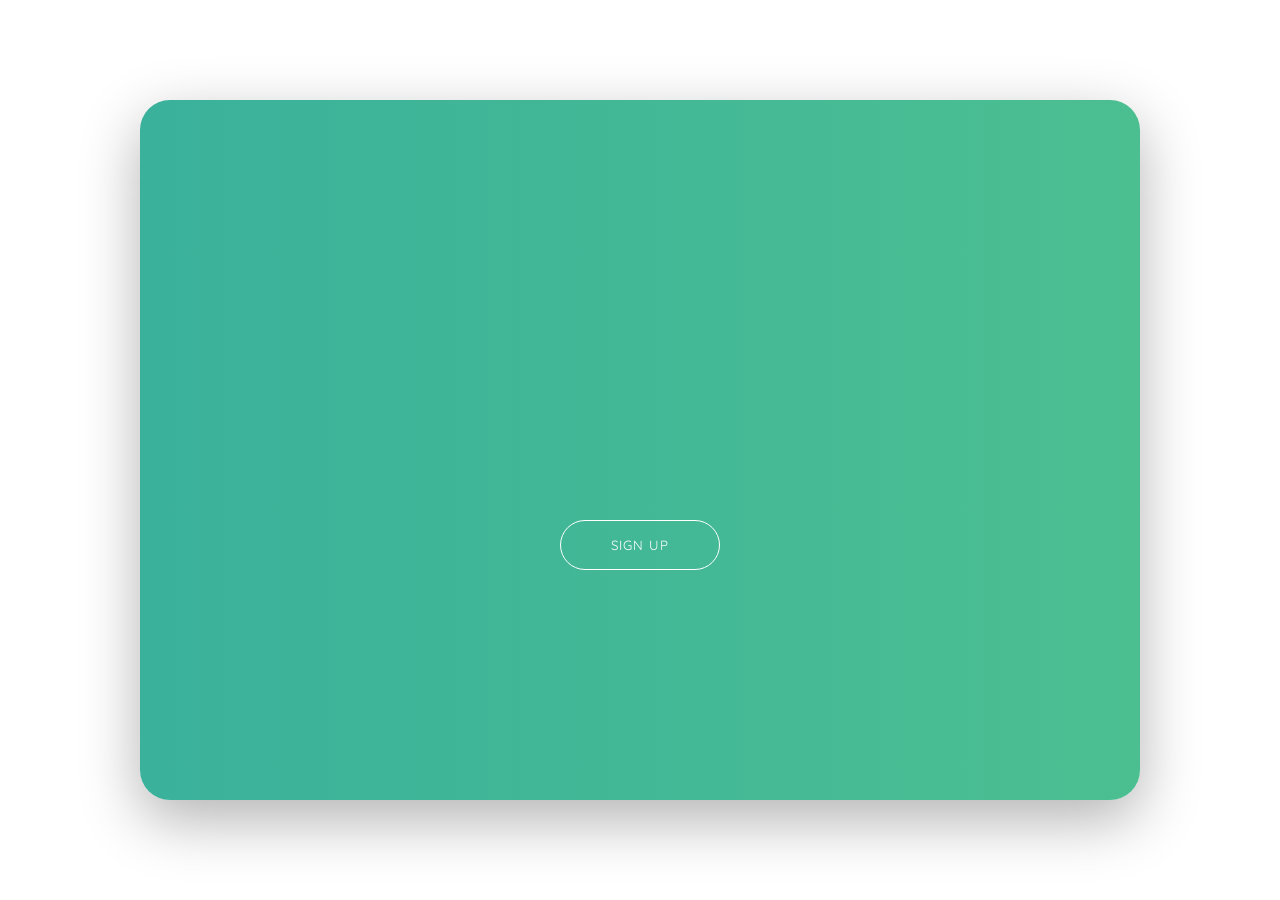
<file: 01.SignUpForm/index.html>
<!DOCTYPE html>
<html lang="en">

<head>
    <meta charset="UTF-8">
    <meta http-equiv="X-UA-Compatible" content="IE=edge">
    <meta name="viewport" content="width=device-width, initial-scale=1.0">
    <title>Sign up form</title>
    <link rel="stylesheet" href="index.css">
    <link rel="stylesheet" href="https://cdnjs.cloudflare.com/ajax/libs/font-awesome/6.2.0/css/all.min.css">
    <link rel="preconnect" href="https://fonts.googleapis.com">
    <link rel="preconnect" href="https://fonts.gstatic.com" crossorigin>
    <link href="https://fonts.googleapis.com/css2?family=Quicksand:wght@300;400;500;600;700&display=swap"
        rel="stylesheet">
</head>

<body>

    <div class="container">
        <div class="form-wrapper">
            <div class="banner">
                <h1>Hello, Friend!</h1>
                <p>Enter your personal details and start journey with us</p>
            </div>
            <div class="green-bg">
                <button type="button">Sign Up</button>
            </div>
            <form action="" class="signup-form">
                <h1>Create Account</h1>
                <div class="social-media">
                    <i class="fab fa-facebook-f"></i>
                    <i class="fab fa-instagram"></i>
                    <i class="fab fa-linkedin-in"></i>
                </div>
                <p>or use your email for registration</p>
                <div class="input-group">
                    <i class="fas fa-user"></i>
                    <input type="text" placeholder="Name">
                </div>
                <div class="input-group">
                    <i class="fas fa-envelope"></i>
                    <input type="email" placeholder="Email">
                </div>
                <div class="input-group">
                    <i class="fas fa-lock"></i>
                    <input type="password" placeholder="Password">
                </div>
                <button type="button">Sign Up</button>
            </form>
        </div>
    </div>

    <script src="index.js"></script>
</body>

</html>
</file>
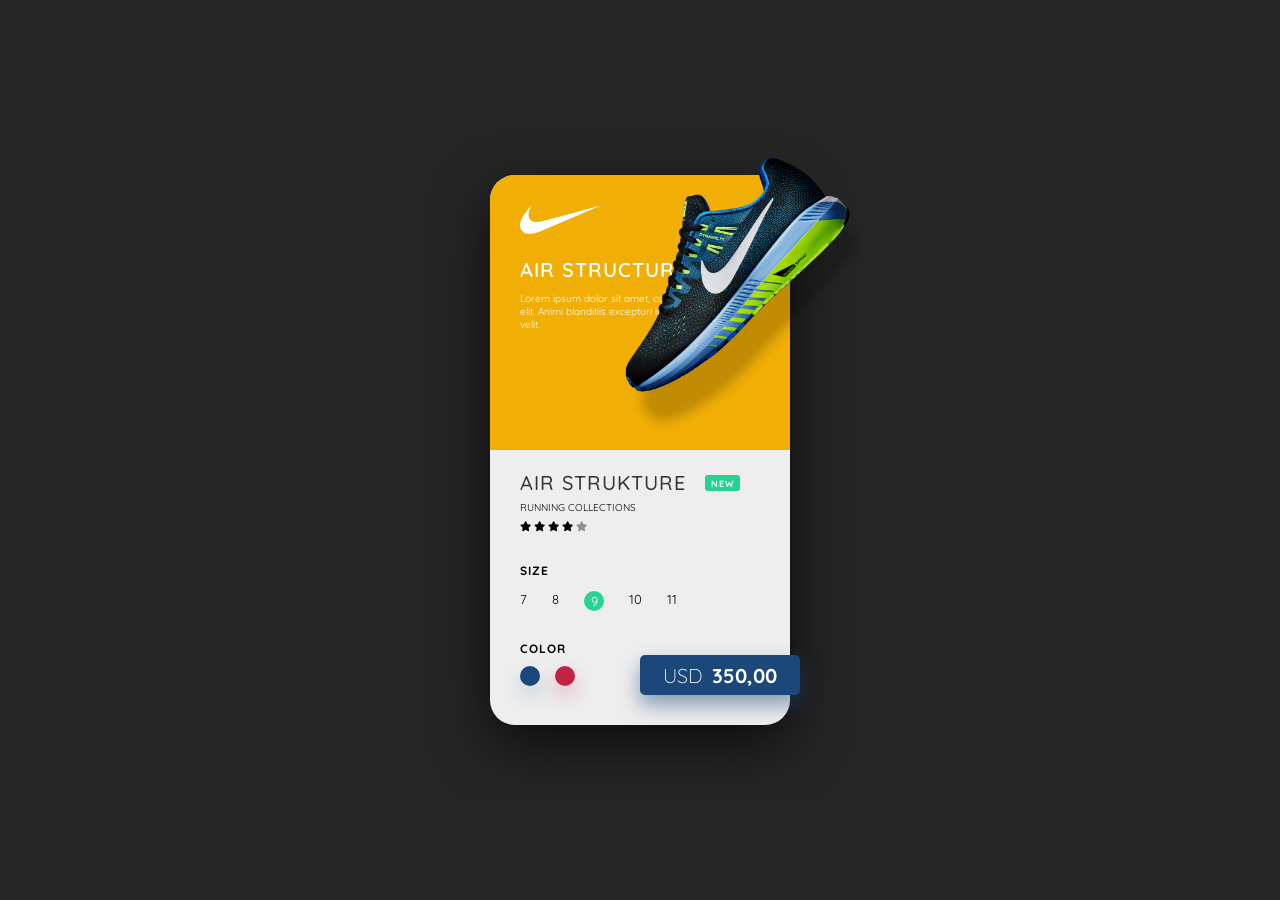
<file: 02.NikeProductCard/index.html>
<!DOCTYPE html>
<html lang="en">
<head>
  <meta charset="UTF-8">
  <title>Nike Product Card</title>
  <link rel="stylesheet" href="style.css">
  <link rel="stylesheet" href="https://cdnjs.cloudflare.com/ajax/libs/font-awesome/6.2.0/css/all.min.css">
  <link rel="preconnect" href="https://fonts.googleapis.com">
  <link rel="preconnect" href="https://fonts.gstatic.com" crossorigin>
  <link href="https://fonts.googleapis.com/css2?family=Quicksand:wght@300;400;500;600;700&display=swap"
        rel="stylesheet">
</head>
<body>

<div class="container">
  <div class="card-wrapper">
    <div class="card">
      <div class="card-top">
        <img class="logo" src="images/nike.png" alt="nike">
        <div class="card-top-text">
          <h1>Air Structure</h1>
          <p>Lorem ipsum dolor sit amet, consectetur adipisicing elit. Animi blanditiis excepturi iusto maxime totam
            velit.</p>
        </div>
        <img class="shoe-1" src="images/shoe1.png" alt="shoe1">
        <img class="shoe-2" src="images/shoe2.png" alt="shoe2">
      </div>
      <div class="card-bottom">
        <h1>Air Strukture</h1>
        <div class="badge">New</div>
        <h3>Running Collections</h3>
        <div class="stars">
          <i class="fa-solid fa-star"></i>
          <i class="fa-solid fa-star"></i>
          <i class="fa-solid fa-star"></i>
          <i class="fa-solid fa-star"></i>
          <i class="fa-solid fa-star"></i>
        </div>
        <div class="size">
          <h4>Size</h4>
          <div class="sizes">
            <span>7</span>
            <span>8</span>
            <span>9</span>
            <span>10</span>
            <span>11</span>
          </div>
        </div>
        <div class="color">
          <h4>Color</h4>
          <div class="colors">
            <div class="color-1"></div>
            <div class="color-2"></div>
          </div>
        </div>
        <div class="price">
          <span>Usd</span>
          <span>350,00</span>
        </div>
      </div>
    </div>
  </div>
</div>

<script src="index.js"></script>
</body>
</html>
</file>
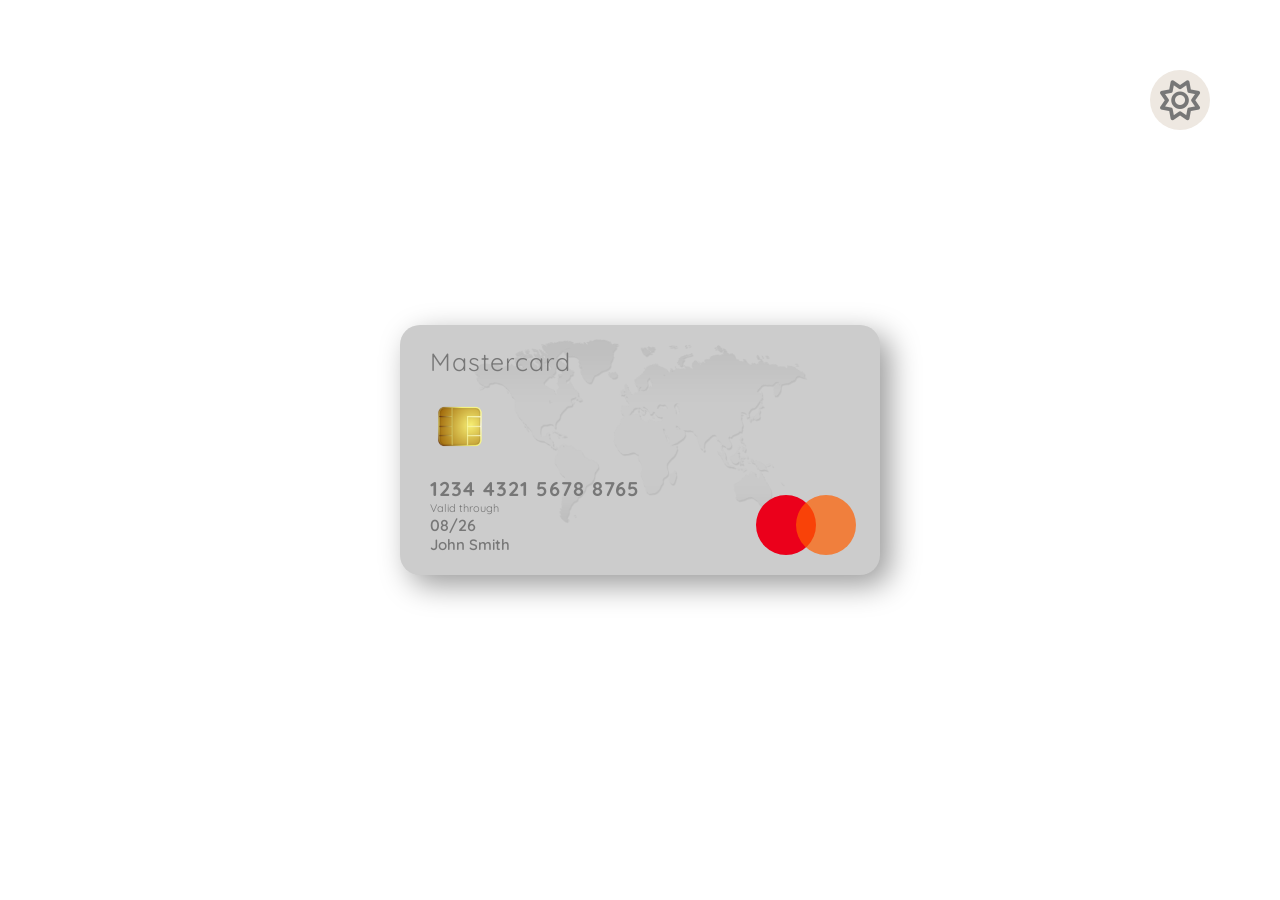
<file: 03.DarkMode/index.html>
<!DOCTYPE html>
<html lang="en">
<head>
  <meta charset="UTF-8">
  <title>Dark Mode</title>
  <link rel="stylesheet" href="style.css">
  <link rel="stylesheet" href="https://cdnjs.cloudflare.com/ajax/libs/font-awesome/6.2.0/css/all.min.css">
  <link rel="preconnect" href="https://fonts.googleapis.com">
  <link rel="preconnect" href="https://fonts.gstatic.com" crossorigin>
  <link href="https://fonts.googleapis.com/css2?family=Quicksand:wght@300;400;500;600;700&display=swap"
        rel="stylesheet">
</head>
<body>

<div class="container">
  <div class="toggle">
    <i class="far fa-sun"></i>
  </div>
  <div class="card">
    <img class="card-map" src="images/map.png" alt="map">
    <div class="card-left">
      <div class="card-type">Mastercard</div>
      <img class="card-chip" src="images/chip.png" alt="chip">
      <div>
        <div class="card-num">1234 4321 5678 8765</div>
        <div class="card-text">Valid through</div>
        <div class="card-date">08/26</div>
        <div class="card-holder">John Smith</div>
      </div>
    </div>
    <div class="card-right">
      <div class="red-circle"></div>
      <div class="orange-circle"></div>
    </div>
  </div>

</div>


<script src="index.js"></script>
</body>
</html>
</file>
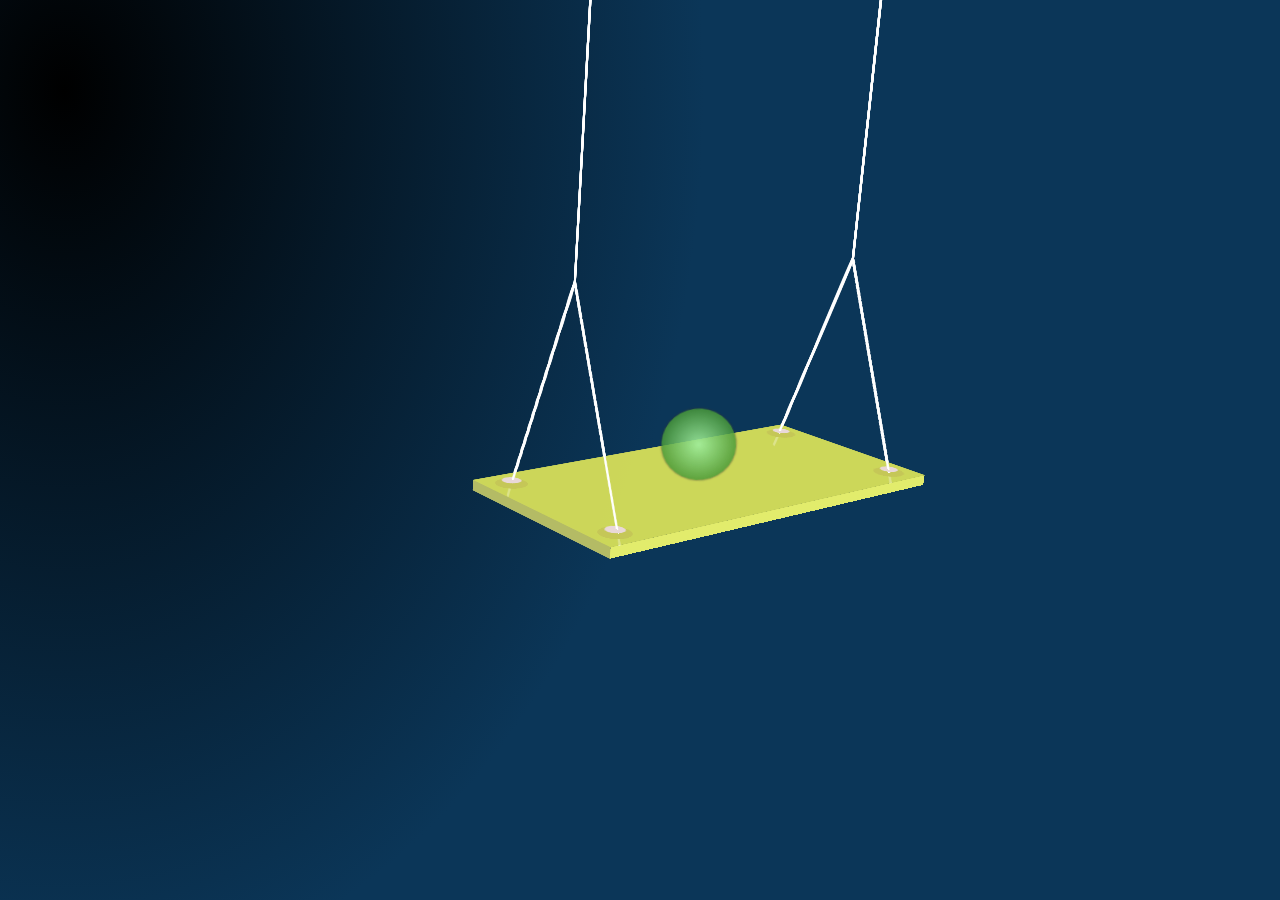
<file: 04.3D Swing/index.html>
<!DOCTYPE html>
<html lang="en">
  <head>
    <meta charset="UTF-8" />
    <meta http-equiv="X-UA-Compatible" content="IE=edge" />
    <meta name="viewport" content="width=device-width, initial-scale=1.0" />
    <title>3D Swing</title>
    <link rel="stylesheet" href="style.css" />
  </head>
  <body>
    <div class="container">
      <div class="swing swing-1">
        <div class="circle circle-1"></div>
        <div class="circle circle-2"></div>
        <div class="circle circle-3"></div>
        <div class="circle circle-4"></div>
        <div class="rope rope-1"></div>
        <div class="rope rope-2"></div>
      </div>
      <div class="swing swing-2">
        <div class="circle circle-1"></div>
        <div class="circle circle-2"></div>
        <div class="circle circle-3"></div>
        <div class="circle circle-4"></div>
        <div class="rope rope-1"></div>
        <div class="rope rope-2"></div>
      </div>
      <div class="swing swing-3">
        <div class="circle circle-1"></div>
        <div class="circle circle-2"></div>
        <div class="circle circle-3"></div>
        <div class="circle circle-4"></div>
        <div class="rope rope-1"></div>
        <div class="rope rope-2"></div>
      </div>
      <div class="swing swing-4">
        <div class="circle circle-1"></div>
        <div class="circle circle-2"></div>
        <div class="circle circle-3"></div>
        <div class="circle circle-4"></div>
        <div class="rope rope-1"></div>
        <div class="rope rope-2"></div>
      </div>
      <div class="swing swing-5">
        <div class="circle circle-1"></div>
        <div class="circle circle-2"></div>
        <div class="circle circle-3"></div>
        <div class="circle circle-4"></div>
        <div class="rope rope-1"></div>
        <div class="rope rope-2"></div>
      </div>
      <div class="swing swing-6">
        <div class="ball"></div>
        <div class="circle circle-1"></div>
        <div class="circle circle-2"></div>
        <div class="circle circle-3"></div>
        <div class="circle circle-4"></div>
        <div class="rope rope-1"></div>
        <div class="rope rope-2"></div>
      </div>
    </div>
  </body>
</html>
</file>
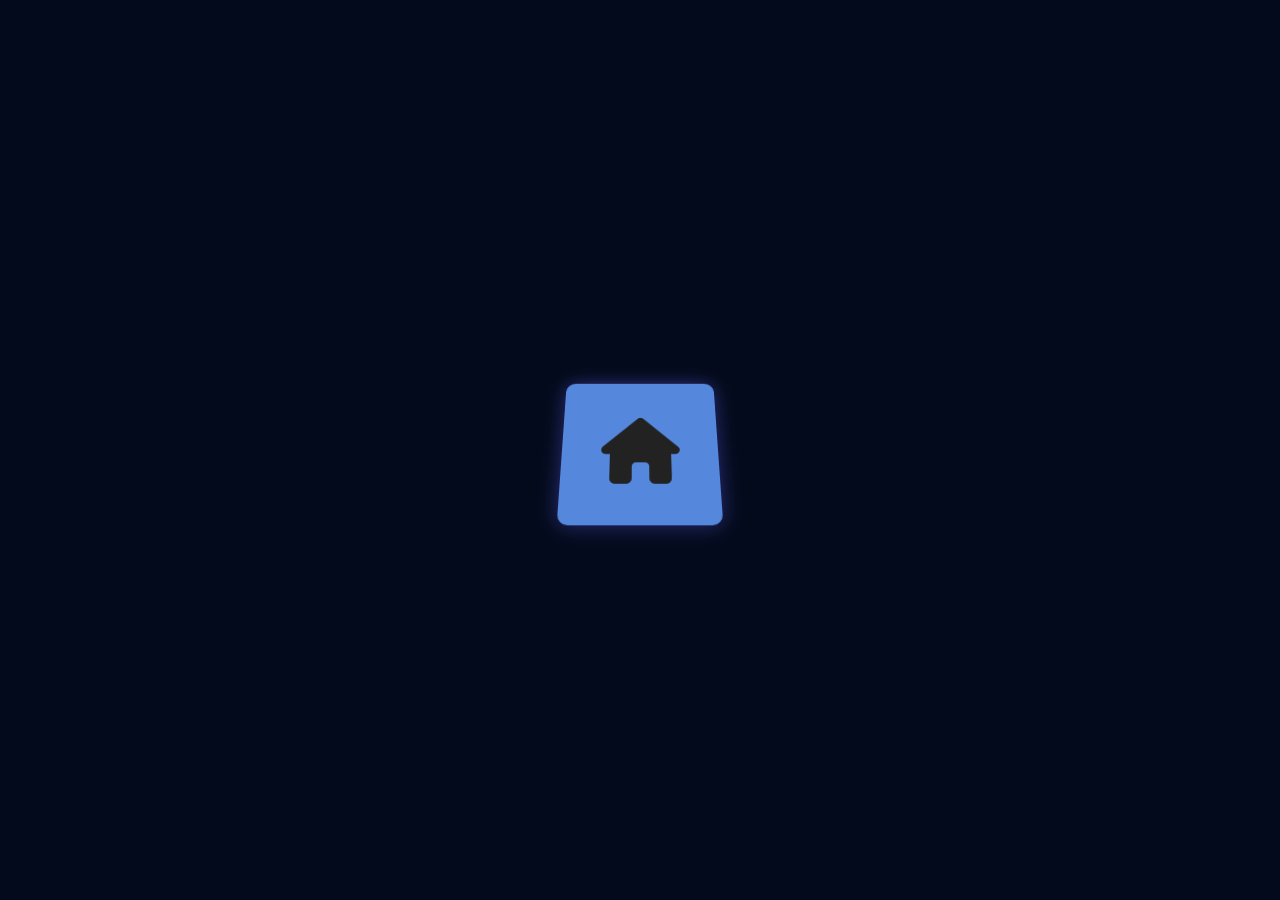
<file: 05.3D Menu/index.html>
<!DOCTYPE html>
<html lang="en">
<head>
  <meta charset="UTF-8">
  <title>3D Menu</title>
  <link rel="stylesheet" href="style.css">
  <link rel="stylesheet" href="https://cdnjs.cloudflare.com/ajax/libs/font-awesome/6.2.0/css/all.min.css">

</head>
<body>

<div class="container">
  <div class="menu">
    <div class="menu-item">
      <i class="fab fa-blogger"></i>
    </div>
    <div class="menu-item">
      <i class="fas fa-users"></i>
    </div>
    <div class="menu-item center-item">
      <i class="fas fa-home"></i>
    </div>
    <div class="menu-item">
      <i class="fas fa-address-card"></i>
    </div>
    <div class="menu-item">
      <i class="fas fa-photo-video"></i>
    </div>
  </div>
</div>

<script src="script.js"></script>
</body>
</html>
</file>
<file: 01.SignUpForm/index.css>
* {
  margin: 0;
  padding: 0;
  outline: none;
  box-sizing: border-box;
  font-family: Quicksand, sans-serif;
}

html {
  font-size: 62.5%;
}

.container {
  width: 100%;
  height: 100vh;
  display: flex;
  justify-content: center;
  align-items: center;
}

.form-wrapper {
  width: 100rem;
  height: 70rem;
  background-color: #eee;
  border-radius: 3rem;
  box-shadow: 0 2rem 6rem rgba(0, 0, 0, 0.3);
  position: relative;
  overflow: hidden;
}

.banner {
  position: absolute;
  z-index: 100;
  top: 25%;
  left: -30rem;
  text-align: center;
  color: #fff;
  width: 30rem;
  transition: left 0.8s;
}

.container.change .banner {
  left: 5rem;
}

.banner h1 {
  font-size: 4rem;
  margin-bottom: 3rem;
}

.banner p {
  font-size: 2rem;
}

.green-bg {
  width: 100%;
  height: 100%;
  background: linear-gradient(to right, #3ab19b, #4cbf91);
  position: absolute;
  top: 0;
  left: 0;
  z-index: 50;
  transition: width 1.5s cubic-bezier(0.19, 1, 0.22, 1);
}

.container.change .green-bg {
  width: 40%;
}

.green-bg button {
  position: absolute;
  top: 60%;
  left: 50%;
  transform: translateX(-50%);
  width: 16rem;
  height: 5rem;
  background-color: transparent;
  border: 0.1rem solid #fff;
  border-radius: 3rem;
  text-transform: uppercase;
  letter-spacing: 0.1rem;
  color: #fff;
  cursor: pointer;
}

.signup-form {
  width: 60rem;
  height: 100%;
  position: absolute;
  top: 0;
  left: 0;
  display: flex;
  flex-direction: column;
  justify-content: space-around;
  align-items: center;
  padding: 10rem 0;
  transition: left 1.5s cubic-bezier(0.19, 1, 0.22, 1);
}

.container.change .signup-form {
  left: 40rem;
}

.signup-form h1 {
  font-size: 4rem;
  color: #3aaf9f;
}

.social-media {
  display: flex;
}

.social-media i {
  width: 4rem;
  height: 4rem;
  border: 0.1rem solid #777;
  border-radius: 50%;
  display: flex;
  justify-content: center;
  align-items: center;
  margin-right: 2rem;
  font-size: 2rem;
  color: #555;
}

.signup-form p {
  font-size: 1.8rem;
  color: #555;
  margin-bottom: 2rem;
}
.input-group {
  position: relative;
}

.input-group input {
  width: 28rem;
  height: 5rem;
  padding: 1rem 1rem 1rem 3rem;
  background-color: #ddd;
  border: none;
  border-radius: 0.5rem;
}

.input-group i {
  position: absolute;
  top: 50%;
  left: 1rem;
  transform: translateY(-50%);
  font-size: 1.2rem;
  color: #555;
}

.signup-form button {
  width: 16rem;
  height: 5rem;
  background-color: #3aaf9f;
  border: none;
  border-radius: 3rem;
  text-transform: uppercase;
  letter-spacing: 0.1rem;
  color: #fff;
  margin-top: 3rem;
  cursor: pointer;
}
</file>
<file: 02.NikeProductCard/style.css>
* {
  margin: 0;
  padding: 0;
  box-sizing: border-box;
  font-family: Quicksand, sans-serif;
}

html {
  font-size: 62.5%;
}

.container {
  width: 100%;
  height: 100vh;
  background: #262626;
  display: grid;
  place-items: center;
}

.card-wrapper {
  width: 50rem;
  height: 70rem;
  padding: 0 10rem;
  display: grid;
  place-items: center;
  overflow: hidden;
}

.card {
  width: 30rem;
  height: 55rem;
  background: #eee;
  border-radius: 2.5rem;
  box-shadow: 0 2rem 6rem rgba(0, 0, 0, 0.7);
  position: relative;
}

.card-top {
  width: 100%;
  height: 50%;
  background-color: #f1ae04;
  padding: 3rem;
  border-radius: 2.5rem 2.5rem 0 0;
  transition: background 0.5s;
}

.container.change .card-top {
  background: #d35246;
}

.logo {
  width: 8rem;
  margin-bottom: 2rem;
}

.card-top-text {
  color: #fff;
}

.card-top-text h1 {
  font-weight: 600;
  text-transform: uppercase;
  letter-spacing: 0.1rem;
  margin-bottom: 1rem;
}

.shoe-1 {
  width: 30rem;
  position: absolute;
  top: -2.5rem;
  right: -10rem;
  transition: transform 1s;
}

.container.change .shoe-1 {
  transform: translateX(-50rem) rotateZ(45deg);
}

.shoe-2 {
  width: 33rem;
  position: absolute;
  top: -10rem;
  right: -45rem;
  transition: transform 1s;
}

.container.change .shoe-2 {
  transform: translateX(-40rem) rotateZ(-45deg);
}

.card-bottom {
  width: 100%;
  height: 50%;
  padding: 2rem 3rem;
}

.card-bottom h1 {
  font-weight: 500;
  text-transform: uppercase;
  letter-spacing: .1rem;
  color: #333;
  margin-bottom: .6rem;
}

.badge {
  position: absolute;
  top: 30rem;
  right: 5rem;
  width: 3.5rem;
  height: 1.6rem;
  background: #25d390;
  color: #ffffff;
  display: grid;
  place-items: center;
  border-radius: .3rem;
  font-size: .9rem;
  font-weight: bold;
  letter-spacing: 0.1rem;
  text-transform: uppercase;
}

.card-bottom h3 {
  font-size: 1rem;
  font-weight: 400;
  text-transform: uppercase;
  margin-bottom: 0.6rem;
}

.stars {
  margin-bottom: 3rem;
}

.stars i:last-child {
  opacity: 0.4;
}

.size {
  margin-bottom: 3rem;
}

.size h4 {
  font-size: 1.2rem;
  text-transform: uppercase;
  margin-bottom: 1.3rem;
  letter-spacing: 0.1rem;
}

.sizes {
  display: flex;
}

.sizes span {
  font-size: 1.3rem;
  margin-right: 2.5rem;
}

.sizes span:nth-child(3) {
  width: 2rem;
  height: 2rem;
  background: #25d393;
  color: #fff;
  border-radius: 50%;
  display: grid;
  place-items: center;
}

.color h4 {
  font-size: 1.2rem;
  text-transform: uppercase;
  letter-spacing: 0.1rem;
  margin-bottom: 1rem;
}

.colors {
  display: flex;
}

.color-1, .color-2 {
  width: 2rem;
  height: 2rem;
  background: red;
  border-radius: 50%;
  cursor: pointer;
}

.color-1 {
  background: #1c477a;
  margin-right: 1.5rem;
  box-shadow: 0 1rem 2rem rgba(28, 71, 122, 0.2);
}

.color-2 {
  background: #c02244;
  box-shadow: 0 1rem 2rem rgba(192, 34, 68, 0.3);
}

.price {
  width: 16rem;
  height: 4rem;
  background: #1c477a;
  color: #fff;
  border-radius: 0.5rem;
  position: absolute;
  right: -1rem;
  bottom: 3rem;
  box-shadow: 0 1rem 2rem rgba(28, 71, 122, 0.5);
  display: flex;
  justify-content: center;
  align-items: center;
  transition: background 0.5s;
}

.container.change .price {
  background: #c02244;
}

.price span {
  font-size: 2rem;
}

.price span:first-child {
  font-weight: 300;
  text-transform: uppercase;
  margin-right: 1rem;
}

.price span:last-child {
  font-weight: bold;
}
</file>
<file: 03.DarkMode/style.css>
* {
  margin: 0;
  padding: 0;
  box-sizing: border-box;
  font-family: Quicksand, sans-serif;
}

html {
  font-size: 62.5%;
}

.container {
  width: 100%;
  height: 100vh;
  display: grid;
  place-items: center;
}

.container.dark{
  background-color: #262626;
}

.toggle {
  width: 6rem;
  height: 6rem;
  background-color: #eee8e1;
  position: absolute;
  top: 7rem;
  right: 7rem;
  display: grid;
  place-items: center;
  border-radius: 50%;
  cursor: pointer;
}

.container.dark .toggle{
  background-color: #464646;
}

.toggle i {
  font-size: 4rem;
  color: #777;
}

.container.dark i{
  color: #ddd;
}

.card {
  width: 48rem;
  height: 25rem;
  background-color: #ccc;
  border-radius: 2rem;
  position: relative;
  display: flex;
  box-shadow: 1rem 1rem 3rem rgba(0, 0, 0, 0.4);
}

.container.dark .card{
  background-color: #353535;
}

.card-map {
  width: 35rem;
  position: absolute;
  top: 1rem;
  left: 50%;
  transform: translateX(-50%);
  opacity: 0.2;
}

.card-left {
  width: 70%;
  height: 100%;
  padding: 1rem 0 1rem 3rem;
  display: flex;
  flex-direction: column;
  justify-content: space-around;
  color: #777;
  z-index: 10;
}

.container.dark .card-left{
  color: #ccc;
}

.card-type {
  font-size: 2.5rem;
  letter-spacing: 0.1rem;
}

.card-chip {
  width: 6rem;
}

.card-num {
  font-size: 2rem;
  font-weight: bold;
  letter-spacing: 0.1rem;
}

.card-text {
  font-size: 1.1rem;
}

.card-date {
  font-size: 1.6rem;
  font-weight: 600;
}

.card-holder {
  font-size: 1.5rem;
  font-weight: 600;
}

.card-right {
  display: flex;
  align-items: flex-end;
  padding: 0 0 2rem 2rem;
  z-index: 10;
}

.red-circle,
.orange-circle {
  width: 6rem;
  height: 6rem;
  background-color: red;
  border-radius: 50%;
}

.red-circle {
  background-color: #eb001b;
}

.orange-circle {
  background-color: #ff5f00;
  margin-left: -2rem;
  opacity: 0.7;

}
</file>
<file: 04.3D Swing/style.css>
* {
  margin: 0;
  padding: 0;
  box-sizing: border-box;
}

html {
  font-size: 62.5%;
}

.container {
  width: 100%;
  height: 100vh;
  background-image: radial-gradient(
    closest-side at 5% 10%,
    rgb(0, 0, 0),
    rgb(11, 54, 88) 1000%
  );
  display: flex;
  justify-content: center;
  align-items: center;
  perspective: 150rem;
  overflow: hidden;
}

.swing {
  width: 40rem;
  height: 20rem;
  background-color: rgba(206, 216, 91, 0.7);
  transform: rotateX(70deg) rotateZ(-40deg) rotateY(5deg);
  transform-style: preserve-3d;
  position: absolute;
  top: 50%;
  transform-origin: top;
}

.swing-1 {
  animation: swingAnim 20s infinite ease-in-out;
}

.swing-2 {
  animation: swingAnim 20s -4s infinite ease-in-out;
}

.swing-3 {
  animation: swingAnim 20s -8s infinite ease-in-out;
}

.swing-4 {
  animation: swingAnim 20s -12s infinite ease-in-out;
}

.swing-5 {
  animation: swingAnim 20s -16s infinite ease-in-out;
}

.swing-6 {
  animation: swing6Anim 4s -1s infinite ease-in-out;
  background-color: transparent;
}

.swing-6 div:not(.ball) {
  opacity: 0;
}

.swing-6::before,
.swing-6::after {
  opacity: 0;
}

@keyframes swingAnim {
  0% {
    transform: rotateX(70deg) rotateZ(-40deg) rotateY(5deg) translateY(100rem);
  }

  20% {
    transform: rotateX(70deg) rotateZ(-40deg) rotateY(5deg) translateY(21rem);
  }

  25% {
    transform: rotateX(70deg) rotateZ(-40deg) rotateY(5deg) translateY(27rem);
  }

  35%,
  40% {
    transform: rotateX(70deg) rotateZ(-40deg) rotateY(5deg) translateY(0);
  }

  50% {
    transform: rotateX(70deg) rotateZ(-40deg) rotateY(5deg) translateY(-60rem);
  }

  55% {
    transform: rotateX(70deg) rotateZ(-40deg) rotateY(5deg) translateY(-55rem);
  }

  65%,
  70% {
    transform: rotateX(70deg) rotateZ(-40deg) rotateY(5deg) translateY(-84rem);
  }

  100% {
    transform: rotateX(70deg) rotateZ(-40deg) rotateY(5deg) translateY(-800rem);
  }
}

@keyframes swing6Anim {
  0% {
    transform: rotateX(70deg) rotateZ(-40deg) rotateY(5deg) translateY(0);
  }

  50% {
    transform: rotateX(70deg) rotateZ(-40deg) rotateY(5deg) translateY(30rem);
  }

  100% {
    transform: rotateX(70deg) rotateZ(-40deg) rotateY(5deg) translateY(0);
  }
}

.swing::before {
  content: "";
  width: 1rem;
  height: 100%;
  background-color: #b4bb65;
  position: absolute;
  transform: rotateY(90deg);
  transform-origin: left;
}

.swing::after {
  content: "";
  height: 1rem;
  width: 100%;
  background-color: #e2ec6c;
  position: absolute;
  bottom: 0;
  transform: rotateX(90deg);
  transform-origin: bottom;
}

.circle {
  width: 3rem;
  height: 3rem;
  background-color: #c5c757;
  border-radius: 50%;
  position: absolute;
  display: grid;
  place-items: center;
  transform-style: preserve-3d;
}

.circle-1 {
  top: 1rem;
  left: 1rem;
}

.circle-2 {
  top: 1rem;
  right: 1rem;
}

.circle-3 {
  bottom: 1rem;
  right: 1rem;
}

.circle-4 {
  bottom: 1rem;
  left: 1rem;
}

.circle::before {
  content: "";
  width: 1.8rem;
  height: 1.8rem;
  background-color: #e9d8d8;
  position: absolute;
  border-radius: 50%;
  transform: translateZ(0.3rem);
}

.rope {
  height: 40rem;
  width: 0.3rem;
  background-color: #fff;
  position: absolute;
  transform: translateZ(20rem) rotateX(90deg) rotateY(90deg);
  transform-origin: top;
}

.rope-1 {
  top: 10rem;
  left: 2.5rem;
}

.rope-2 {
  top: 10rem;
  right: 2.5rem;
}

.rope::before {
  content: "";
  width: 0.3rem;
  height: 23rem;
  background-color: #fff;
  position: absolute;
  transform: translateY(-23rem) rotateZ(21deg);
  transform-origin: bottom;
}

.rope::after {
  content: "";
  width: 0.3rem;
  height: 23rem;
  background-color: #fff;
  position: absolute;
  transform: translateY(-23rem) rotateZ(-21deg);
  transform-origin: bottom;
}

.ball {
  width: 7rem;
  aspect-ratio: 1;
  background-image: radial-gradient(
    rgba(159, 238, 156, 0.9),
    rgba(30, 110, 6, 0.8)
  );
  position: relative;
  left: 15rem;
  top: 10rem;
  border-radius: 50%;
  transform: rotateX(90deg) rotateY(40deg);
  transform-origin: top;
  box-shadow: 0 0 0.2rem #333;
}
</file>
<file: 05.3D Menu/style.css>
* {
  margin: 0;
  padding: 0;
  box-sizing: border-box;
}

html {
  font-size: 62.5%;
}

.container {
  width: 100%;
  height: 100vh;
  display: flex;
  align-items: center;
  background-color: #030a1b;
  perspective: 40rem;
}

.menu {
  width: 100%;
  padding: 0 25rem;
  display: flex;
  justify-content: space-evenly;
  transform-style: preserve-3d;
}

.change.menu .menu-item {
  transform: rotateY(0) rotateX(0) translateX(0) translateY(0) translateZ(0);
  opacity: 1;
}

.menu-item {
  width: 20rem;
  height: 15rem;
  background-color: #5588dd;
  display: flex;
  align-items: center;
  justify-content: center;
  border-radius: 1rem;
  cursor: pointer;
  box-shadow: 0 0 2rem rgba(100, 100, 255, 0.4);
}

.menu-item:hover {
  background-color: #ccccff;
  box-shadow: 0 0 3rem rgba(100, 100, 255, 0.6);
}

.menu-item:not(.center-item) {
  opacity: 0;
}

.menu-item:nth-child(1) {
  transform: rotateY(-70deg) rotateX(20deg) translateX(-50rem) translateY(-15rem) translateZ(-50rem);
  transition: transform 1.2s ease-in, opacity 1s ease-in, background-color .5s, box-shadow .5s;
}

.menu-item:nth-child(2) {
  transform: rotateY(-70deg) rotateX(20deg) translateX(-20rem) translateY(-5rem) translateZ(-20rem);
  transition: transform 1s ease-in, opacity 1s ease-in, background-color .5s, box-shadow .5s;
}

.menu-item:nth-child(3) {
  transform: rotateX(20deg);
  transition: transform 1s ease-in, background-color .5s, box-shadow .5s;
}

.menu-item:nth-child(4) {
  transform: rotateY(70deg) rotateX(20deg) translateX(20rem) translateY(-5rem) translateZ(-20rem);
  transition: transform 1s ease-in, opacity 1s ease-in, background-color .5s, box-shadow .5s;
}

.menu-item:nth-child(5) {
  transform: rotateY(70deg) rotateX(20deg) translateX(50rem) translateY(-15rem) translateZ(-50rem);
  transition: transform 1.2s ease-in, opacity 1s ease-in, background-color .5s, box-shadow .5s;
}

.menu-item i {
  font-size: 7rem;
  color: #222;
  transition: color .5s;
}

.menu-item:hover i {
  color: #6464ff;
}
</file>
